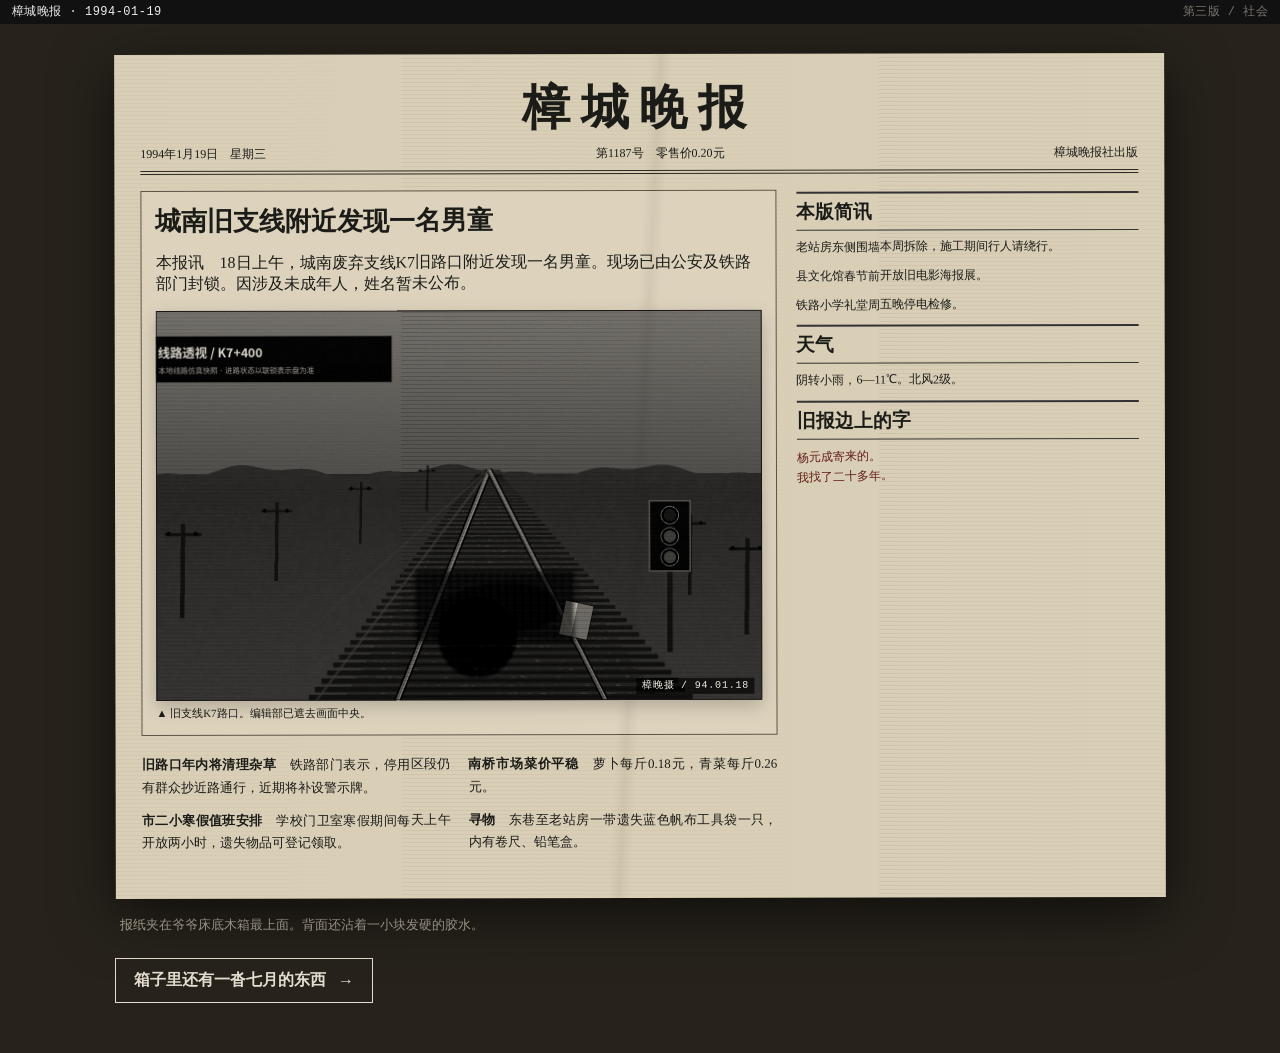
<file: index.html>
<!doctype html><html lang="zh-CN"><head><meta charset="utf-8"><meta name="viewport" content="width=device-width,initial-scale=1"><meta name="theme-color" content="#111"><title>1994年1月19日｜留名罐</title><link rel="stylesheet" href="assets/story.css"></head><body data-page="opening"><div class="story-shell theme-news"><div class="topline"><b>樟城晚报 · 1994-01-19</b><span class="stage-tag">第三版 / 社会</span></div><main class="page"><div class="page-inner"><article class="newspaper"><header class="paper-head"><h1>樟城晚报</h1><div class="paper-meta"><span>1994年1月19日　星期三</span><span>第1187号　零售价0.20元</span><span>樟城晚报社出版</span></div></header><div class="paper-grid"><section><div class="lead-story"><h2>城南旧支线附近发现一名男童</h2><p>本报讯　18日上午，城南废弃支线K7旧路口附近发现一名男童。现场已由公安及铁路部门封锁。因涉及未成年人，姓名暂未公布。</p><div class="accident-shot" data-accident tabindex="0" role="button" aria-label="放大事故现场照片"><i class="tarp"></i><i class="bag"></i><i class="censor"></i><span class="photo-stamp">樟晚摄 / 94.01.18</span></div><div class="photo-cap">▲ 旧支线K7路口。编辑部已遮去画面中央。</div></div><div class="paper-column"><p><b>旧路口年内将清理杂草</b>　铁路部门表示，停用区段仍有群众抄近路通行，近期将补设警示牌。</p><p><b>市二小寒假值班安排</b>　学校门卫室寒假期间每天上午开放两小时，遗失物品可登记领取。</p><p><b>南桥市场菜价平稳</b>　萝卜每斤0.18元，青菜每斤0.26元。</p><p><b>寻物</b>　东巷至老站房一带遗失蓝色帆布工具袋一只，内有卷尺、铅笔盒。</p></div></section><aside class="news-side"><h3>本版简讯</h3><p>老站房东侧围墙本周拆除，施工期间行人请绕行。</p><p>县文化馆春节前开放旧电影海报展。</p><p>铁路小学礼堂周五晚停电检修。</p><h3>天气</h3><p>阴转小雨，6—11℃。北风2级。</p><h3>旧报边上的字</h3><p class="grandpa-margin">杨元成寄来的。<br>我找了二十多年。</p></aside></div></article><p class="quiet" style="color:#bdb4a4;margin:18px 5px 0">报纸夹在爷爷床底木箱最上面。背面还沾着一小块发硬的胶水。</p><button class="main-exit" data-start style="color:#e5ddcf">箱子里还有一沓七月的东西</button></div></main></div><script src="assets/story.js"></script></body></html>
</file>
<file: assets/story.css>
@charset "UTF-8";
:root{--ink:#1b1b18;--paper:#d7c9a7;--red:#7a1815;--green:#17372c;--cream:#eee8d8;--line:#6f6653;--mono:"Courier New",monospace;--song:SimSun,"宋体",serif;--hei:"Microsoft YaHei","微软雅黑",sans-serif}
*{box-sizing:border-box}html,body{margin:0;min-height:100%;background:#111;color:var(--ink)}body{font-family:var(--song);font-size:16px}button,input{font:inherit}button{cursor:pointer}a{color:inherit}.hidden{display:none!important}
.story-shell{min-height:100vh;position:relative;overflow-x:hidden}.topline{position:fixed;z-index:30;top:0;left:0;right:0;height:24px;background:#111;color:#b9b3a7;font:12px/24px var(--mono);padding:0 12px;letter-spacing:.04em}.topline b{color:#eee;font-weight:400}.stage-tag{float:right;opacity:.62}
.page{min-height:100vh;padding:54px 20px 50px}.page-inner{width:min(1120px,100%);margin:0 auto}.main-exit{display:inline-flex;align-items:center;gap:12px;margin-top:24px;padding:11px 18px;border:1px solid currentColor;background:transparent;text-decoration:none;font-weight:700}.main-exit::after{content:"→"}.main-exit[aria-disabled="true"]{opacity:.28;pointer-events:none}.quiet{font-size:13px;color:#6e6758}.kicker{font-size:12px;letter-spacing:.24em;text-transform:uppercase}.hand{font-family:"STKaiti","KaiTi",serif}.red-ink{color:#7e1714}.sep{height:1px;background:currentColor;opacity:.22;margin:20px 0}
/* opening newspaper */
.theme-news{background:#27231c}.theme-news .page-inner{max-width:1050px}.newspaper{position:relative;background:#d9cfb7;padding:22px 26px 34px;box-shadow:0 15px 60px #0009;transform:rotate(-.12deg);background-image:repeating-linear-gradient(0deg,#0000 0 3px,#241f1610 4px)}.newspaper::after{content:"";position:absolute;inset:0;pointer-events:none;background:radial-gradient(circle at 20% 10%,#fff2,transparent 28%),linear-gradient(93deg,transparent 49%,#6b5e4814 50%,transparent 51%);mix-blend-mode:multiply}.paper-head{border-bottom:4px double #2d2a24;padding-bottom:8px;margin-bottom:8px;text-align:center}.paper-head h1{font-size:48px;letter-spacing:.22em;margin:0 0 5px}.paper-meta{display:flex;justify-content:space-between;font-size:12px}.paper-grid{display:grid;grid-template-columns:1.3fr .7fr;gap:20px}.paper-column{column-count:2;column-gap:18px;text-align:justify;line-height:1.75;font-size:13px}.paper-column p{margin:0 0 10px}.lead-story{border:1px solid #5d5546;padding:14px;margin:8px 0 18px;background:#ddd3bd}.lead-story h2{font-size:26px;line-height:1.2;margin:0 0 8px}.accident-shot{position:relative;min-height:320px;overflow:hidden;background:#47483f;background-image:linear-gradient(#0002,#0004),url('https://commons.wikimedia.org/wiki/Special:Redirect/file/Old_rail_track_of_Sasayama_Line.jpg'),url('rail_fallback.webp');background-size:cover;background-position:center 56%;filter:grayscale(1) contrast(1.22) sepia(.18)}.accident-shot::after{content:"";position:absolute;inset:0;background:repeating-linear-gradient(0deg,#0000 0 3px,#0002 4px),radial-gradient(ellipse at 53% 84%,#0008 0 8%,transparent 9%);mix-blend-mode:multiply;pointer-events:none}.tarp{position:absolute;left:46%;top:70%;width:20%;height:13%;background:#171817;border-radius:45% 52% 28% 33%;transform:rotate(-7deg);filter:blur(1.2px);opacity:.86}.bag{position:absolute;left:67%;top:75%;width:28px;height:34px;background:linear-gradient(90deg,#d9d3c0 0 42%,#6b7f8d 43% 100%);transform:rotate(12deg);box-shadow:0 0 0 1px #1118;filter:blur(.4px);opacity:.8}.censor{position:absolute;left:43%;top:67%;width:26%;height:18%;background:repeating-linear-gradient(90deg,#111 0 4px,#242424 5px 8px);opacity:.7;filter:blur(2px)}.photo-cap{font-size:11px;margin-top:5px}.grandpa-margin{margin:10px 0 0 auto;width:46%;font:21px/1.7 "STKaiti","KaiTi",serif;transform:rotate(-1.5deg);color:#641d18}.news-side h3{border-top:2px solid #333;border-bottom:1px solid #333;padding:5px 0;margin:10px 0 7px}.news-side p{font-size:12px;line-height:1.65;margin:0 0 9px}
/* evidence table / box */
.theme-box{background:#221b14 url('wallpaper.webp') center/cover fixed;color:#271f17}.box-table{position:relative;background:#78583d;padding:26px;box-shadow:inset 0 0 80px #25160e99,0 20px 80px #000b;border:12px solid #3b291d}.box-title{background:#e6d8b5;padding:13px 16px;border:1px solid #4f3c2b;width:max-content;max-width:100%;box-shadow:4px 5px 0 #21170eb0}.artifact-grid{display:grid;grid-template-columns:repeat(3,1fr);gap:18px;margin-top:24px}.artifact{position:relative;background:#d6c8a7;border:1px solid #35291d;padding:10px;min-height:220px;box-shadow:4px 7px 12px #0007;transform:rotate(var(--r,0deg));text-align:left}.artifact:hover{z-index:5;transform:rotate(0) translateY(-3px)}.artifact img{display:block;width:100%;height:170px;object-fit:cover;filter:saturate(.75) contrast(1.06)}.artifact b{display:block;margin-top:8px;font-size:14px}.artifact small{display:block;color:#5b5245;margin-top:5px}.artifact.noise{opacity:.8}.artifact[data-key]{cursor:pointer}.box-note{margin-top:20px;color:#efe7d5;font:18px/1.8 "STKaiti","KaiTi",serif;max-width:580px}
/* generic records */
.theme-records{background:#c8bfa9}.records-board{background:#d8d0bf;border:1px solid #6f6658;box-shadow:0 16px 50px #0005;padding:18px}.records-head{display:flex;justify-content:space-between;align-items:end;border-bottom:3px double #37332d;padding-bottom:10px}.records-head h1{margin:0;font-size:26px}.file-tabs{display:flex;gap:6px;margin:18px 0 10px;flex-wrap:wrap}.file-tabs button{border:1px solid #655f54;background:#beb6a6;padding:7px 13px}.file-tabs button.on{background:#ece8dc}.scan-desk{display:grid;grid-template-columns:1fr 290px;gap:16px;background:#262622;padding:18px;min-height:560px}.scan-desk figure{margin:0;background:#151512;padding:12px;display:flex;align-items:center;justify-content:center;overflow:auto}.scan-desk img{max-width:100%;max-height:650px;object-fit:contain;box-shadow:0 0 0 1px #fff1}.record-note{background:#eee9d9;padding:14px;color:#26231e;line-height:1.75}.record-note .scribble{font:19px/1.65 "STKaiti","KaiTi",serif;color:#6d1917}.record-note ul{padding-left:18px}.record-note li{margin:6px 0}
/* rail */
.theme-rail{background:#0f1513;color:#d7ddd5;font-family:var(--mono)}.rail-console{border:2px solid #5b665f;background:#1b211e;box-shadow:0 0 0 5px #090c0b,0 22px 70px #000;padding:12px}.rail-title{background:#25352f;color:#d7e1d7;border:1px solid #58685e;padding:7px 10px;display:flex;justify-content:space-between}.rail-grid{display:grid;grid-template-columns:360px 1fr;gap:12px;margin-top:12px}.panel{border:1px solid #4e5a54;background:#141a17;padding:12px}.lever-row{display:grid;grid-template-columns:100px 1fr;gap:8px;align-items:center;margin:9px 0}.pair button,.priority button{background:#28322d;color:#bfc8c0;border:1px solid #59655e;padding:7px 11px}.pair button.on,.priority button.on{background:#77743f;color:#fff7c8;border-color:#c2b85f}.signal-btn{width:100%;margin-top:10px;background:#532623;color:#f3d5ce;border:2px solid #9a4b44;padding:12px}.track-diagram{height:220px;background:#0a0e0c;border:1px inset #5e665f;position:relative;overflow:hidden}.track-diagram svg{width:100%;height:100%}.track-line{stroke:#676f6a;stroke-width:5;fill:none}.track-line.sel{stroke:#b3a65c}.train-dot{fill:#cab970;filter:drop-shadow(0 0 5px #cab970)}.rail-log{height:180px;overflow:auto;background:#050806;color:#8fb295;border:1px solid #28332d;padding:9px;font:12px/1.6 var(--mono)}.run-table{width:100%;border-collapse:collapse;font-size:12px}.run-table td,.run-table th{border:1px solid #4f5a54;padding:6px}.run-table tr.current{background:#5f5a2f55}.credential{border:2px solid #8c7b48;background:#ded2ad;color:#241f16;padding:16px;margin-top:12px;font-family:var(--song)}
/* login */
.theme-login{background:#4b4e4b;color:#111;font-family:Tahoma,var(--hei)}.loginbox{width:min(680px,100%);margin:8vh auto;background:#d7d7d2;border:2px outset #eee;box-shadow:18px 24px 60px #0008}.loginbar{background:#184a77;color:#fff;padding:7px 10px;font-weight:bold}.loginbody{padding:26px}.loginrow{display:grid;grid-template-columns:160px 1fr;gap:10px;margin:12px 0;align-items:center}.loginrow input{border:2px inset #ddd;padding:6px;background:#fff}.login-actions{text-align:right}.sysbtn{border:2px outset #eee;background:#d6d6d0;padding:7px 16px}.helpbox{margin-top:18px;border:1px solid #808080;background:#efefe8;padding:12px;font-size:13px;line-height:1.7}.login-error{min-height:24px;color:#8c1713;margin-top:8px}
/* film */
.theme-film{background:#0a0908;color:#d7cfbd}.lighttable{background:#15130f;border:1px solid #554c3e;box-shadow:0 0 90px #000 inset;padding:18px}.film-head{display:flex;justify-content:space-between;gap:18px;align-items:end}.film-head h1{margin:0;font-family:var(--hei);font-size:23px}.contact-row{display:grid;grid-template-columns:repeat(3,1fr);gap:10px;margin:18px 0}.film-card{background:#2b271f;border:1px solid #70624c;padding:7px}.film-card img{width:100%;display:block;cursor:grab}.film-controls{display:flex;gap:8px;flex-wrap:wrap}.film-controls button{background:#29251e;color:#d8ccb4;border:1px solid #6d624f;padding:7px 11px}.final-frame{position:relative;margin-top:18px;background:#050505;padding:12px;overflow:auto}.final-frame img{display:block;width:100%;min-width:720px}.film-mark{position:absolute;width:18px;height:18px;border:2px solid #d8b55d;border-radius:50%;transform:translate(-50%,-50%);pointer-events:none;box-shadow:0 0 0 1px #000}.film-sticky{font:19px/1.6 "STKaiti","KaiTi",serif;color:#b8a98a;max-width:500px;margin:8px 0}.film-result{margin-top:10px;padding:10px 12px;border-left:3px solid #8f3b32;color:#d6c9b6}
/* VHS */
.theme-vhs{background:#030504;color:#d5d8d2;font-family:var(--mono)}.vhs-shell{max-width:1100px;margin:auto}.vhs-top{display:flex;justify-content:space-between;align-items:end;margin-bottom:8px}.vhs-screen{position:relative;background:#000;border:7px solid #1e211e;box-shadow:0 0 0 1px #555,0 0 70px #000;overflow:hidden}.vhs-screen video{display:block;width:100%;background:#000;filter:contrast(1.08) saturate(.72)}.vhs-screen::after{content:"";position:absolute;inset:0;pointer-events:none;background:repeating-linear-gradient(0deg,#fff0 0 2px,#fff08 3px);opacity:.18;mix-blend-mode:overlay}.vhs-mark{position:absolute;width:22px;height:22px;border:2px solid #bdb073;border-radius:50%;transform:translate(-50%,-50%);pointer-events:none}.timecode{position:absolute;left:12px;bottom:10px;background:#000a;padding:4px 7px;font-size:14px}.vhs-controls{display:grid;grid-template-columns:1fr auto;gap:8px;margin-top:10px}.vhs-buttons{display:flex;gap:6px;flex-wrap:wrap}.vhs-buttons button{background:#151917;color:#d5ddd5;border:1px solid #4d554f;padding:7px 10px}.vhs-buttons button.on{background:#5a522d;color:#fff1ba}.bookmarks{border:1px solid #3d433f;background:#0b0e0c;padding:9px;font-size:12px}.vhs-note{margin-top:16px;color:#b9b9ad;font:18px/1.65 "STKaiti","KaiTi",serif}.vhs-note strong{color:#b45449;font-weight:400}
/* folklore old web */
.theme-folk{background:#07110d;color:#c9d6c6}.oldweb{width:min(980px,100%);margin:auto;border:2px solid #3f5148;background:#0a1711;box-shadow:0 0 80px #000}.old-banner{background:#08100c;padding:18px;text-align:center;border-bottom:1px solid #31503f}.old-banner h1{font:700 32px var(--song);color:#d0c55a;text-shadow:2px 2px #000;margin:0}.old-nav{display:flex;gap:2px;flex-wrap:wrap;background:#1a2b21;padding:4px}.old-nav button{border:0;background:#0f1c16;color:#9fc1a9;padding:8px 13px;text-decoration:underline}.old-nav button.on{color:#f0d66c}.old-body{padding:20px;min-height:530px;font:15px/1.8 var(--song)}.old-body h2{color:#d9d071;font-size:22px}.old-body .red{color:#c75345}.bbs-table{width:100%;border-collapse:collapse;font-size:13px}.bbs-table td,.bbs-table th{border:1px solid #2d4b3a;padding:6px;vertical-align:top}.visitor{color:#658876;font-size:12px}.blinkline{color:#d5d06b;background:#180b0b;padding:8px 10px;margin:12px 0;border-left:4px solid #7d2d2a}
/* school */
.theme-school{background:#b8b39f}.school-desk{background:#71604a;padding:18px;border:10px solid #3e3327;box-shadow:0 20px 60px #0007}.school-grid{display:grid;grid-template-columns:repeat(3,1fr);gap:13px}.school-doc{background:#e5dcc6;padding:8px;border:1px solid #5b5143;box-shadow:3px 5px 10px #0006;transform:rotate(var(--r,0deg));min-height:210px}.school-doc img{width:100%;height:180px;object-fit:cover;display:block}.school-doc b{display:block;margin-top:7px}.identity-card{margin-top:18px;background:#e8e2cf;padding:16px;border:1px solid #574c3d}.identity-card h2{margin:0 0 8px}.identity-card .name{font-size:28px}.seat-note{font:19px/1.65 "STKaiti","KaiTi",serif;color:#70201d}
/* mail */
.theme-mail{background:#3b3d3b;color:#101010;font-family:Tahoma,var(--hei)}.mail-app{background:#d9d9d4;border:2px outset #eee;max-width:1050px;margin:auto;box-shadow:0 20px 60px #0008}.mailbar{background:#244d77;color:#fff;padding:7px 10px}.mailgrid{display:grid;grid-template-columns:300px 1fr;min-height:620px}.mail-list{border-right:1px solid #888;background:#efefe9}.mail-item{padding:10px;border-bottom:1px solid #bbb;cursor:pointer}.mail-item.on{background:#cddbed}.mail-item b{display:block;font-size:13px}.mail-item small{color:#666}.mail-body{padding:18px;background:#fafaf6;line-height:1.75}.mail-body .quote{border-left:3px solid #aaa;padding-left:12px;color:#555}.timeline{margin-top:16px;border-top:1px solid #aaa;padding-top:12px}.timeline-pool{display:flex;gap:7px;flex-wrap:wrap}.timeline-pool button{border:1px solid #888;background:#e0e0da;padding:7px 9px}.timeline-pool button.sel{background:#788d7a;color:#fff}.timeline-out{margin-top:10px;font:12px/1.6 var(--mono);background:#222;color:#b8d0bb;padding:10px}
/* family */
.theme-family{background:#1b1510;color:#2a2118}.family-table{background:#725640;padding:22px;border:11px solid #37271c;box-shadow:0 20px 70px #000c}.family-grid{display:grid;grid-template-columns:1fr 1fr;gap:16px}.family-card{background:#dfd1b2;border:1px solid #4d3b2d;padding:10px;box-shadow:4px 6px 12px #0006}.family-card img{width:100%;display:block}.family-card h3{margin:8px 0 4px}.raw-photo{position:relative;height:380px;background:#32352e;background-image:linear-gradient(#0002,#0003),url('https://commons.wikimedia.org/wiki/Special:Redirect/file/Old_rail_track_of_Sasayama_Line.jpg'),url('rail_fallback.webp');background-size:cover;background-position:center 56%;filter:grayscale(.92) sepia(.14) contrast(1.16)}.raw-photo .tarp{top:71%}.raw-photo .bag{display:block}.phonebox{margin-top:16px;background:#d5c8ad;padding:14px;border:1px solid #4d3b2d}.phonebox button{border:1px solid #594839;background:#b9a786;padding:8px 13px}.phone-transcript{margin-top:10px;font:18px/1.75 "STKaiti","KaiTi",serif;white-space:normal}.final-note-link{display:block;margin-top:18px;color:#f0e8da;border:1px solid #a79578;padding:12px;text-decoration:none;width:max-content;max-width:100%}
/* ending */
.theme-end{background:#0f0c09;color:#ddd0b9}.ending-table{width:min(900px,100%);margin:auto;background:#5a412f;border:12px solid #261a12;padding:30px;box-shadow:0 0 100px #000 inset,0 30px 100px #000}.ending-note{background:#ded2b5;color:#2e261c;padding:22px;transform:rotate(-.5deg);box-shadow:4px 7px 12px #0008;font:18px/1.8 "STKaiti","KaiTi",serif}.name-slip{margin:30px auto 0;width:min(520px,100%);background:#e6ddc8;color:#251e17;border:1px solid #554839;padding:18px;text-align:center}.name-slip .old{font-size:13px;color:#7d7467;text-decoration:line-through}.name-slip .final-name{font-size:34px;letter-spacing:.2em;min-height:48px}.write-name{margin-top:16px;background:#211a15;color:#e6d4b8;border:1px solid #7a654d;padding:10px 18px}.end-black{position:fixed;inset:0;background:#000;color:#d8d1c2;display:flex;align-items:center;justify-content:center;text-align:center;padding:30px;z-index:50;opacity:0;pointer-events:none;transition:opacity 1.2s}.end-black.show{opacity:1;pointer-events:auto}.end-black p{font:22px/2 "STKaiti","KaiTi",serif}
/* lightbox */
.lightbox{position:fixed;inset:0;background:#000d;z-index:100;display:flex;align-items:center;justify-content:center;padding:26px}.lightbox img{max-width:94vw;max-height:91vh;box-shadow:0 0 0 1px #777,0 20px 60px #000}.lightbox .close{position:absolute;right:20px;top:18px;background:#111;color:#fff;border:1px solid #777;padding:7px 11px}
@media(max-width:800px){.paper-grid,.scan-desk,.rail-grid,.mailgrid,.family-grid{grid-template-columns:1fr}.paper-column{column-count:1}.artifact-grid,.school-grid{grid-template-columns:1fr 1fr}.accident-shot{min-height:240px}.contact-row{grid-template-columns:1fr}.final-frame img{min-width:660px}.loginrow{grid-template-columns:1fr}.vhs-controls{grid-template-columns:1fr}.page{padding-left:10px;padding-right:10px}.paper-head h1{font-size:34px}.grandpa-margin{width:75%}}
@media(max-width:520px){.artifact-grid,.school-grid{grid-template-columns:1fr}.newspaper{padding:15px}.page{padding-top:42px}.topline{font-size:10px}.paper-head h1{font-size:28px}}

/* ===== R18: full-page horror language, restrained and image-led ===== */
.accident-shot{cursor:zoom-in;min-height:390px;background-position:center 62%;box-shadow:inset 0 0 0 1px #2d2923,0 6px 18px #0003}
.accident-shot:focus-visible{outline:3px solid #5d1f19;outline-offset:3px}
.photo-stamp{position:absolute;right:8px;bottom:6px;font:10px/1 var(--mono);color:#ded7c7;background:#17151199;padding:3px 5px;letter-spacing:.08em}
.title-veil{position:fixed;inset:0;background:#050403;color:#d8caa8;z-index:250;display:flex;flex-direction:column;align-items:center;justify-content:center;opacity:0;transition:opacity .42s ease;pointer-events:none}.title-veil.show{opacity:1}.title-veil b{font:700 clamp(34px,7vw,70px)/1.15 var(--song);letter-spacing:.34em;text-indent:.34em}.title-veil small{margin-top:16px;color:#756d5d;font:12px/1 var(--mono);letter-spacing:.22em}
.scene-overlay{position:fixed;inset:0;z-index:230;background:#050504;display:grid;grid-template-rows:1fr auto;align-items:center;justify-items:center;padding:42px 18px 24px;animation:sceneIn .18s ease-out}.scene-close{position:fixed;right:18px;top:16px;z-index:2;width:38px;height:38px;border:1px solid #777;background:#111;color:#ddd;font:24px/34px Arial}.scene-photo{position:relative;width:min(1180px,95vw);height:min(72vh,760px);background:#3a3d35;background-image:linear-gradient(#0001,#0005),url('https://commons.wikimedia.org/wiki/Special:Redirect/file/Old_rail_track_of_Sasayama_Line.jpg'),url('rail_fallback.webp');background-size:cover;background-position:center 61%;filter:grayscale(1) contrast(1.22) sepia(.12);box-shadow:0 0 0 1px #686258,0 24px 80px #000}.scene-photo::after{content:"";position:absolute;inset:0;background:repeating-linear-gradient(0deg,#0000 0 3px,#0002 4px),radial-gradient(circle at 50% 50%,transparent 45%,#0007 100%);mix-blend-mode:multiply;pointer-events:none}.scene-photo .tarp{left:45%;top:70%;width:20%;height:12%;filter:blur(1.7px)}.scene-photo .bag{left:67%;top:75%;transform:rotate(9deg) scale(1.15);filter:blur(.7px)}.scene-family .scene-photo .censor{display:none}.scene-family .scene-photo{filter:grayscale(.84) sepia(.22) contrast(1.17);background-position:center 58%}.scene-copy{width:min(1180px,95vw);color:#d4cbbb;font:19px/1.6 "STKaiti","KaiTi",serif;padding-top:16px}.scene-copy small{display:block;color:#6e685d;font:11px/1.6 var(--mono);margin-top:5px}.scene-news .scene-copy{font-size:17px}.scene-family .scene-copy{font-size:22px;color:#e1d4bd}
@keyframes sceneIn{from{opacity:0}to{opacity:1}}

/* make the film discovery become a page-sized event, not a status message */
.film-after{margin:24px 0 8px;border-top:1px solid #4b4030;border-bottom:1px solid #4b4030;padding:26px 12px;text-align:center;background:#090807}.film-after p{margin:0;color:#e2d7c2;font:clamp(28px,4vw,48px)/1.45 "STKaiti","KaiTi",serif}.film-after small{display:block;margin-top:8px;color:#746d61;font:12px/1.5 var(--mono)}
body.film-found .film-head,body.film-found .film-sticky,body.film-found .contact-row{opacity:.22;transition:opacity .7s}.film-found .final-frame{box-shadow:0 0 90px #000,0 0 0 1px #6d5e49;background:#000;transition:.45s}.film-found .final-frame img{filter:contrast(1.05) brightness(.92)}

/* VHS: when the mark and bookmark coincide, the screen itself dominates */
.vhs-screen,.vhs-controls,.vhs-note{transition:all .45s ease}.vhs-impact-copy{margin:18px auto 0;padding:22px 16px;border-top:1px solid #3e413b;border-bottom:1px solid #3e413b;text-align:center;max-width:760px}.vhs-impact-copy p{margin:0;color:#d9d2c5;font:clamp(30px,5vw,58px)/1.35 "STKaiti","KaiTi",serif}.vhs-impact-copy small{display:block;color:#777b73;margin-top:8px;font:12px/1.5 var(--mono)}
body.vhs-found .vhs-top{opacity:.2}body.vhs-found .vhs-screen{max-width:1280px;margin:0 auto;border-width:2px;box-shadow:0 0 120px #000;transform:scale(1.015)}body.vhs-found .vhs-controls{opacity:.14;pointer-events:none}body.vhs-found .vhs-note{min-height:0;margin:0;opacity:0}

/* old folklore page: one blunt typographic shock, then back to the cheap old site */
.folk-rule-stage{min-height:58vh;margin:30px -20px 24px;padding:9vh 7vw;display:flex;flex-direction:column;justify-content:center;background:#020704;border-top:1px solid #2d4b3a;border-bottom:1px solid #2d4b3a;box-shadow:inset 0 0 90px #000}.folk-rule-stage span{color:#6f8f78;font:18px/1.2 var(--song);letter-spacing:.3em}.folk-rule-stage b{display:block;margin-top:16px;color:#9f342f;font:700 clamp(52px,11vw,132px)/.96 var(--song);letter-spacing:.08em;text-shadow:2px 2px #000}.folk-rule-stage small{margin-top:24px;color:#53685b;font:13px/1.5 var(--song)}
.folk-tail-open .oldweb{box-shadow:0 0 110px #000}.folk-tail-open .old-body{padding-bottom:30px}

/* school reveal should look like one specific retained slip, not a game summary card */
.identity-card{background:transparent;border:0;padding:0;margin-top:22px}.identity-paper{width:min(720px,100%);margin:auto;background:#e9e2cf;padding:22px 28px 26px;border:1px solid #6a5f4f;box-shadow:5px 8px 16px #0007;transform:rotate(-.35deg)}.identity-paper h2{font:700 38px/1.2 var(--song);margin:8px 0 4px}.identity-paper .name{font:25px/1.4 "STKaiti","KaiTi",serif}.identity-paper .seat-note{border-top:1px dashed #8b7c68;margin-top:18px;padding-top:16px}

/* family materials are photographs and paper, not cards in a database */
.family-card{transition:transform .15s,box-shadow .15s;text-align:left}.family-card:hover{transform:translateY(-2px) rotate(.15deg);box-shadow:6px 10px 18px #0008}.family-card img{max-height:560px;object-fit:cover}.raw-photo{cursor:zoom-in;box-shadow:inset 0 0 0 8px #e8dfcb,0 6px 15px #0007}.raw-photo::after{content:"";position:absolute;inset:0;box-shadow:inset 0 0 55px #0007;pointer-events:none}.raw-photo .photo-stamp{right:14px;bottom:12px}

/* cleaner lightbox: photographs should take the screen */
.lightbox{background:#000f}.lightbox img{max-width:96vw;max-height:94vh;box-shadow:0 0 0 1px #514c45,0 24px 90px #000}.lightbox .close{background:#0b0b0b;color:#d8d2c7}

@media(max-width:800px){.scene-overlay{padding:54px 8px 16px}.scene-photo{height:62vh}.folk-rule-stage{margin-left:-20px;margin-right:-20px;min-height:50vh}.film-after p{font-size:30px}.vhs-impact-copy p{font-size:34px}}

body.school-found .school-grid{opacity:.38;filter:saturate(.65);transition:opacity .6s,filter .6s}body.school-found .identity-card{position:relative;z-index:3}.school-found .identity-paper{box-shadow:0 20px 60px #0009;transform:rotate(-.35deg) translateY(-4px)}
</file>
